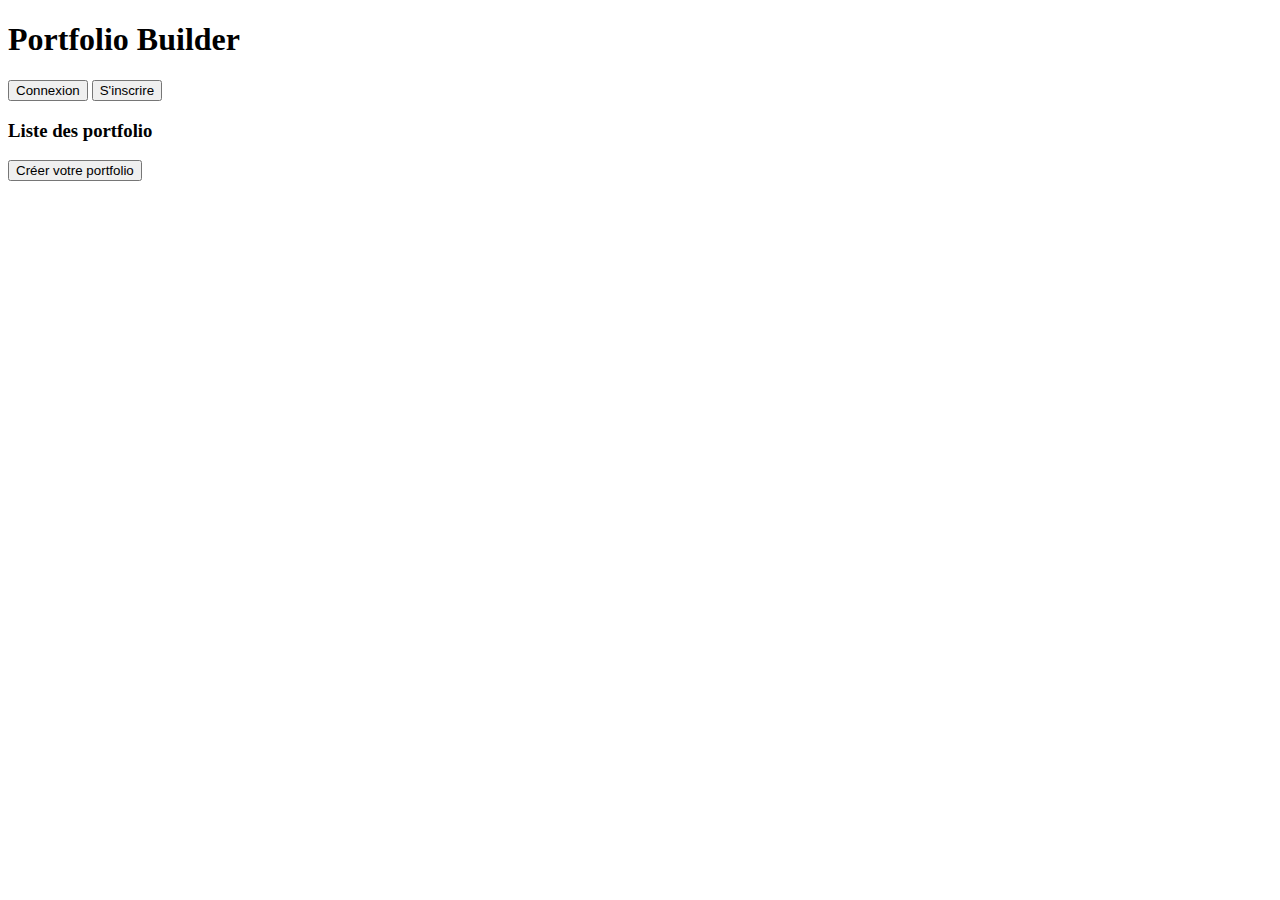
<file: Index.html>
<!DOCTYPE html>
<html lang="en">

<head>
	<meta charset="UTF-8">
	<meta http-equiv="X-UA-Compatible" content="IE=edge">
	<meta name="viewport" content="width=device-width, initial-scale=1.0">
	<script src="js/main.js"></script>
	<title>Portfolio Builder</title>
</head>

<body>
	<header>
		<h1>Portfolio Builder</h1>
		<div id="btn-login">
			<button id="login" type="button">Connexion</button>
			<button class="button" id="register" type="button">S'inscrire</button>
		</div>
	</header>

	<h3>Liste des portfolio</h3>
	<div>
		
	</div>



	<button id="create-portfolio" type="button" class="button">Créer votre portfolio</button>

	<footer>


	</footer>
</body>

</html>
</file>
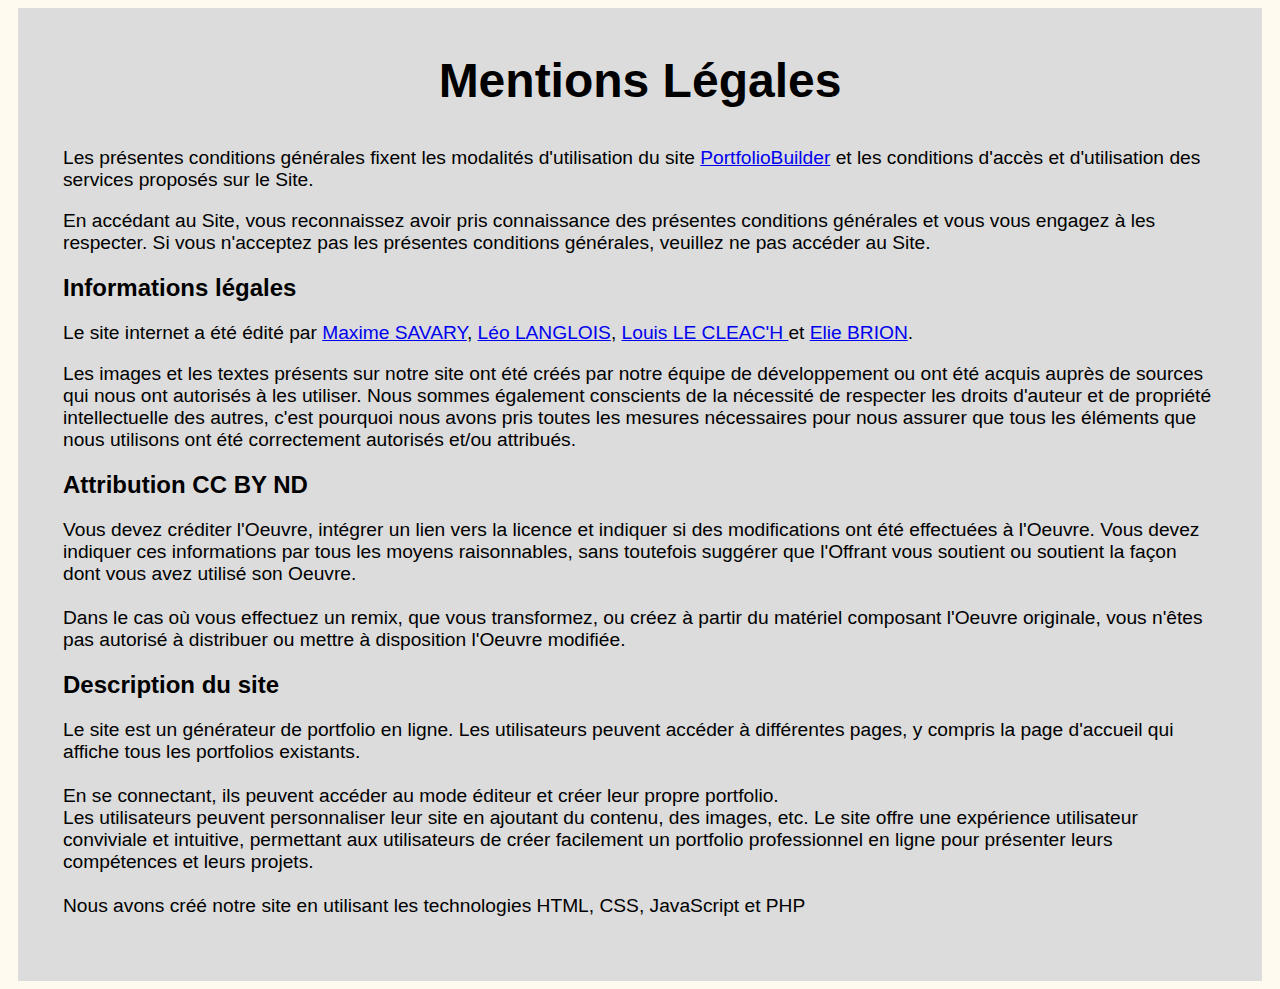
<file: rights.html>
<!DOCTYPE html>
<html lang="en">
    <head>
        <meta charset="UTF-8">
        <meta http-equiv="X-UA-Compatible" content="IE=edge">
        <meta name="viewport" content="width=device-width, initial-scale=1.0">
        <link rel="stylesheet" href="css/rights.css">
        <title>Portfolio Builder | Mentions Légales</title>
    </head>

    <body>

        <section>
            <div>
                <h1>Mentions Légales</h1>
            </div>

            <div>
                <p>
                    Les présentes conditions générales fixent les modalités d'utilisation du site 
                    <a href="index.html">
                        PortfolioBuilder</a> et les conditions d'accès et 
                        d'utilisation des services proposés sur le Site.
                </p>

                <p>
                    En accédant au Site, vous reconnaissez avoir pris connaissance des présentes 
                    conditions générales et vous vous engagez à les respecter. 
                    Si vous n'acceptez pas les présentes conditions générales, 
                    veuillez ne pas accéder au Site.
                </p>

                <h2>Informations légales</h2>

                <p>
                    Le site internet a été édité par 
                    <a href="https://www.linkedin.com/in/maxime-savary-ds/">Maxime SAVARY</a>, 
                    <a href="https://www.linkedin.com/in/leo-langlois/">Léo LANGLOIS</a>, 
                    <a href="https://www.linkedin.com/in/louis-le-cleach/">Louis LE CLEAC'H </a> et 
                    <a href="https://www.linkedin.com/in/elie-brion/">Elie BRION</a>.
                </p>

                <p>
                    Les images et les textes présents sur notre site ont été créés par notre équipe de développement ou ont été acquis auprès de sources qui nous ont autorisés à les utiliser. Nous sommes également conscients de la nécessité de respecter les droits d'auteur et de propriété intellectuelle des autres, c'est pourquoi nous avons pris toutes les mesures nécessaires pour nous assurer que tous les éléments que nous utilisons ont été correctement autorisés et/ou attribués.
                </p>
                
                <h2>Attribution CC BY ND</h2>

                <p>
                    Vous devez créditer l'Oeuvre, intégrer un lien vers 
                    la licence et indiquer si des modifications ont été 
                    effectuées à l'Oeuvre. Vous devez indiquer ces informations 
                    par tous les moyens raisonnables, sans toutefois suggérer 
                    que l'Offrant vous soutient ou soutient la façon dont vous 
                    avez utilisé son Oeuvre. 

                    <br><br>

                    Dans le cas où vous effectuez un remix, que vous transformez, 
                    ou créez à partir du matériel composant l'Oeuvre originale, 
                    vous n'êtes pas autorisé à distribuer ou mettre à disposition 
                    l'Oeuvre modifiée. 
                </p>


                <h2>Description du site</h2>

                <p>
                    Le site est un générateur de portfolio 
                    en ligne. Les utilisateurs peuvent accéder à différentes pages, 
                    y compris la page d'accueil qui affiche tous les portfolios 
                    existants. 
                    <br> <br>
                    En se connectant, ils peuvent accéder au mode éditeur 
                    et créer leur propre portfolio.
                    <br>
                     Les utilisateurs 
                    peuvent personnaliser leur site en ajoutant du contenu, des images,
                    etc. Le site offre une expérience utilisateur conviviale et 
                    intuitive, permettant aux utilisateurs de créer facilement un 
                    portfolio professionnel en ligne pour présenter leurs compétences 
                    et leurs projets.
                    <br> <br>
                    Nous avons créé notre site en utilisant les technologies 
                    HTML, CSS, JavaScript et PHP
                </p>

            </div>




        </section>

    </body>
</html>
</file>
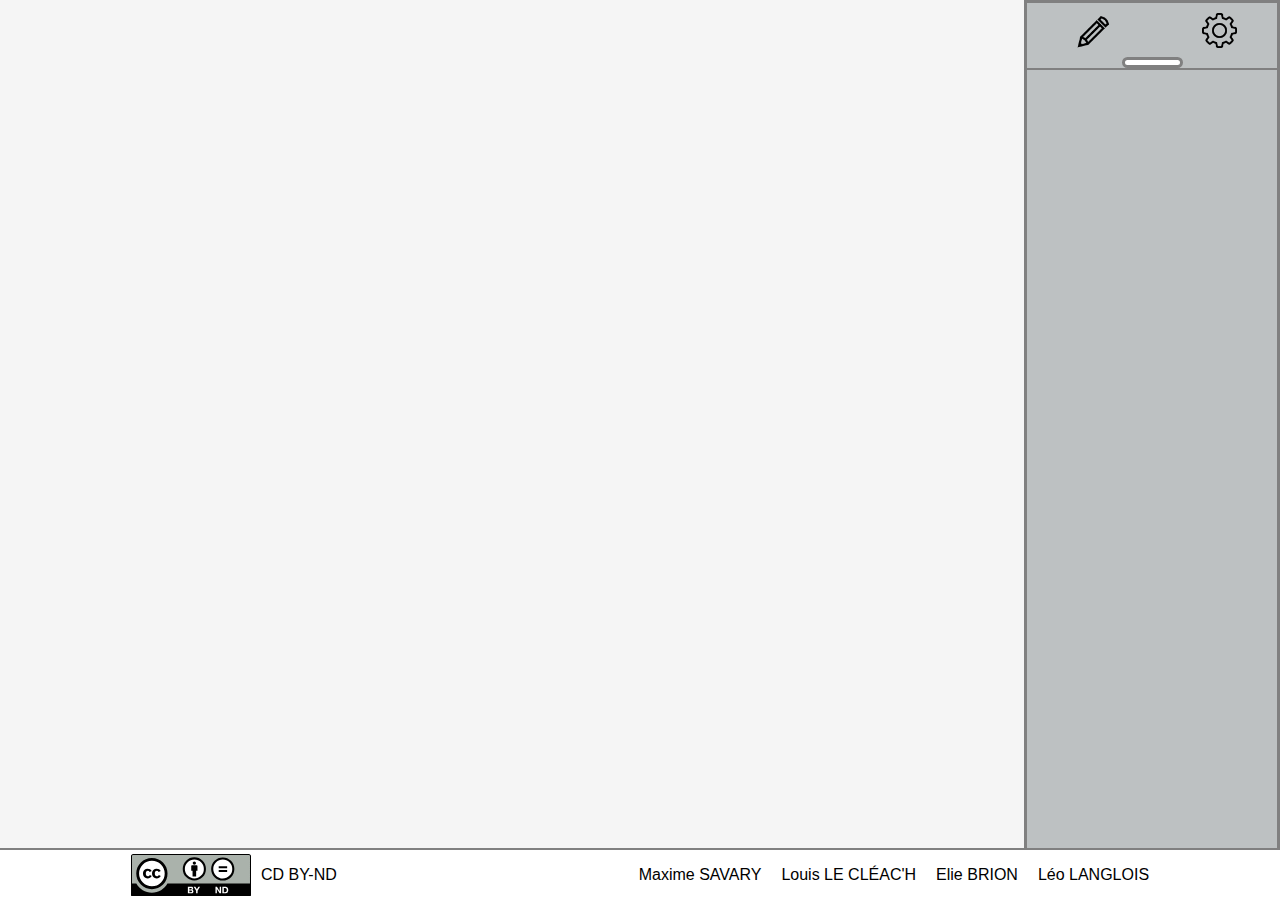
<file: session/editor.html>
<!DOCTYPE html>
<html>
    <head>

        <meta charset="UTF-8">
        <meta http-equiv="X-UA-Compatible" content="IE=edge">
        <meta name="viewport" content="width=device-width, initial-scale=1.0">
        <link rel="stylesheet" href="../css/styleEditor.css">
        <link rel="shortcut icon" href="../picture/favicon.ico" type="image/x-icon">

    </head>

    <body id="tool-page">

        <div id="popup-container">
            <div id="popup">
                <form>
                    <h1>Informations</h1>
                    <label for="title-field">Titre</label>
                    <input required type="text" name="title-field" id="title-field">
                    <br>
                    <label for="name-field">Prénom</label>
                    <input required type="text" name="name-field" id="name-field">
                    <br>
                    <label for="surname-field">Nom de famille</label>
                    <input required type="text" name="surname-field" id="surname-field">
                    <input type="submit" value="Confirmer" id="submit">
                </form>
            </div>
        </div>
        <main class="separator">
            <input type="checkbox" id="cb-reduce">
            <section class="contenu">
                <div id="portfolio-preview-container">
                    <iframe id="portfolio-preview"></iframe>
                </div>
                <div id="trapeze">
                    <label id="btn-reduce" for="cb-reduce">
                        <div id="c-top"></div>
                        <div id="c-bottom"></div>
                    </label>
                </div>

            </section>

            <section class="tools">
                <div class="top">
                    <img id="img-tools" src="../picture/tools.png">
                    <img id="img-settings" src="../picture/settings.png">
                    <div id="cursor"></div>
                </div>
                <script src="../js/editor.js" type="module"></script>
                <script src="../js/settings.js" type="module"></script>
                <script src="../js/main.js" type="module"></script>

                <div class="space-between">
                    <div id="btnselect">
                    </div>
                    <div id="bottom">
                    </div>
                </div>
            </section>
        </main>


        <footer>
            <p>
                <img id="img-footer" src="../picture/Cc_by-nd_icon.svg"/>
                CD BY-ND
            </p>
            <ul>
                <li>Maxime SAVARY</li>
                <li>Louis LE CLÉAC'H</li>
                <li>Elie BRION</li>
                <li>Léo LANGLOIS</li>
            </ul>
        </footer>

    </body>
    
</html>
</file>
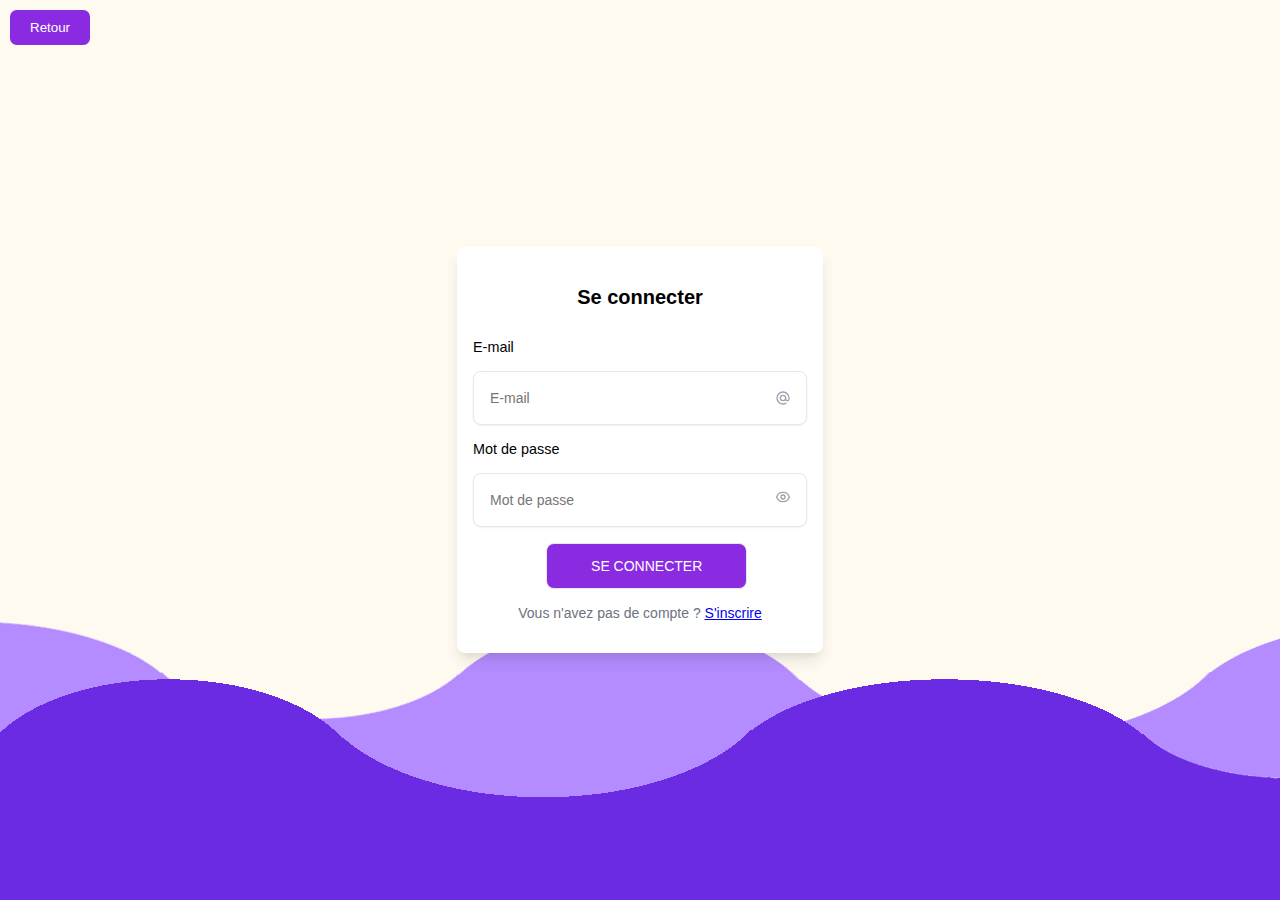
<file: session/loginForm.html>
<!DOCTYPE html>
<html lang="fr">

<head>
	<meta charset="UTF-8">
	<meta http-equiv="X-UA-Compatible" content="IE=edge">
	<meta name="viewport" content="width=device-width, initial-scale=1.0">
	<title>Portfolio Builder | Connexion</title>
	<link rel="stylesheet" href="../css/oui.css">
	<link rel="shortcut icon" href="../picture/favicon.ico" type="image/x-icon">
</head>

<body>
	<a href="../index.html">
		<button id="back">Retour</button>
	</a>

	<div class="wave2">
		<div class="wave1">
		</div>
	</div>

	<div id="center">

		<form class="form" id="form"><p class="form-title">Se connecter</p>
			<label for="email">E-mail</label>
			<div class="input-container">
				<input required placeholder="E-mail" type="email" id="mail">
				<span>
					<svg stroke="currentColor" viewBox="0 0 24 24" fill="none" xmlns="http://www.w3.org/2000/svg">
						<path
							d="M16 12a4 4 0 10-8 0 4 4 0 008 0zm0 0v1.5a2.5 2.5 0 005 0V12a9 9 0 10-9 9m4.5-1.206a8.959 8.959 0 01-4.5 1.207"
							stroke-width="2" stroke-linejoin="round" stroke-linecap="round"></path>
					</svg>
				</span>
			</div>

			<label for="mdp">Mot de passe</label>
			<div class="input-container">
				<input required placeholder="Mot de passe" type="password" id="pass">

				<span>
					<input type="checkbox" id="btn-vision" />
					<label for="btn-vision">
						<svg stroke="currentColor" viewBox="0 0 24 24" fill="none"
							xmlns="http://www.w3.org/2000/svg">
							<path d="M15 12a3 3 0 11-6 0 3 3 0 016 0z" stroke-width="2" stroke-linejoin="round"
								stroke-linecap="round"></path>
							<path
								d="M2.458 12C3.732 7.943 7.523 5 12 5c4.478 0 8.268 2.943 9.542 7-1.274 4.057-5.064 7-9.542 7-4.477 0-8.268-2.943-9.542-7z"
								stroke-width="2" stroke-linejoin="round" stroke-linecap="round"></path>
						</svg>
					</label>
				</span>
			</div>


			<button class="submit" type="submit">
				Se connecter
			</button>

			<p class="signup-link">
				Vous n'avez pas de compte ?
				<a href="registerForm.html">S'inscrire</a>
			</p>
		</form>

		<script type="module" src="../js/login.js"></script>
	</div>


</body>

</html>
</file>
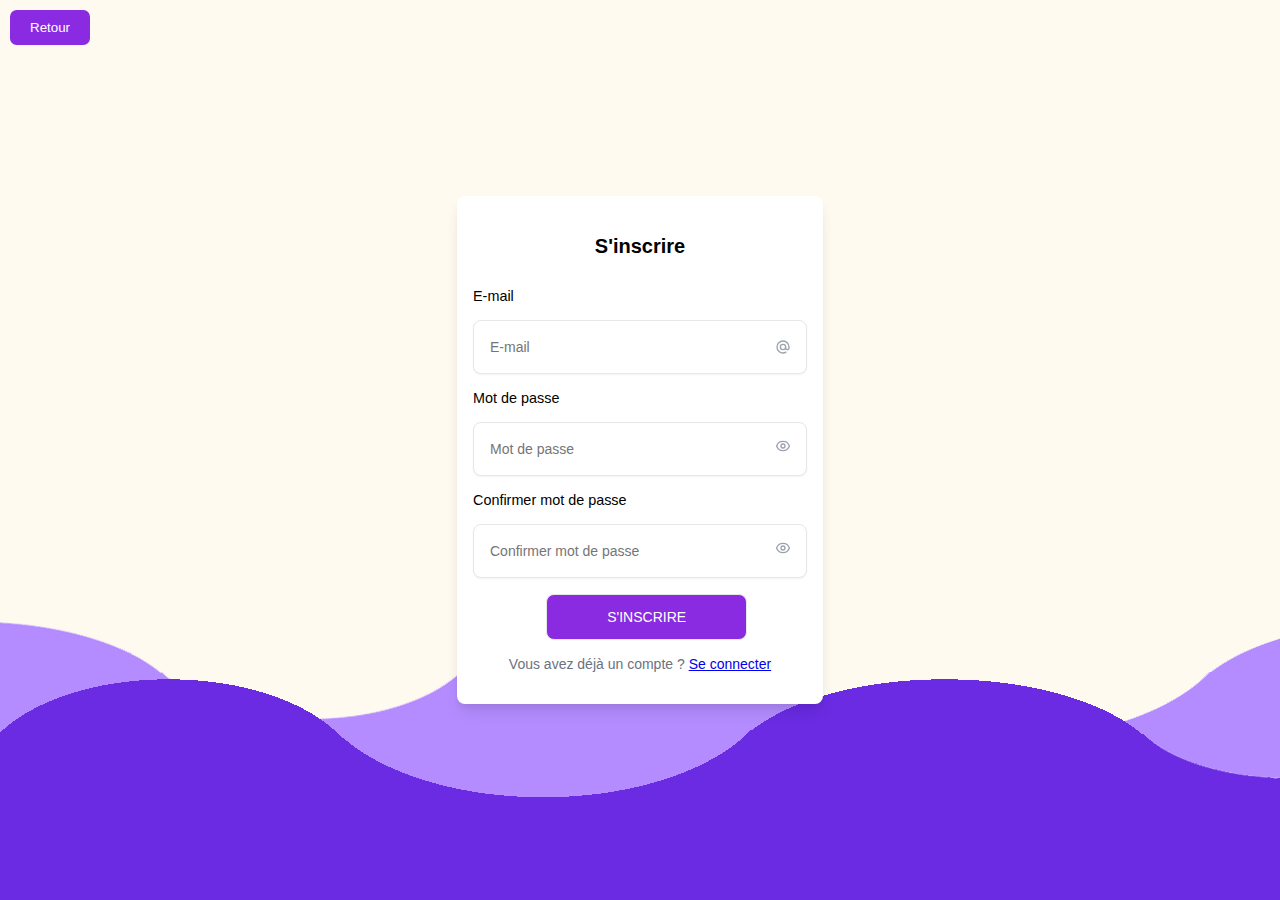
<file: session/registerForm.html>
<!DOCTYPE html>
<html lang="fr">

<head>
	<meta charset="UTF-8">
	<meta http-equiv="X-UA-Compatible" content="IE=edge">
	<meta name="viewport" content="width=device-width, initial-scale=1.0">
	<link rel="shortcut icon" href="../picture/favicon.ico" type="image/x-icon">
	<title>Portfolio Builder | S'inscrire</title>
	<link rel="stylesheet" href="../css/oui.css">
</head>

<body>
	<a href="../index.html">
		<button id="back">Retour</button>
	</a>

	<div class="wave2">
		<div class="wave1">
		</div>
	</div>

	<div id="center">

		<form class="form" id="form"><p class="form-title">S'inscrire</p>

			<label for="email">E-mail</label>
			<div class="input-container">
				<input required placeholder="E-mail" type="email" id="mail">
				<span>
					<svg stroke="currentColor" viewBox="0 0 24 24" fill="none" xmlns="http://www.w3.org/2000/svg">
						<path
							d="M16 12a4 4 0 10-8 0 4 4 0 008 0zm0 0v1.5a2.5 2.5 0 005 0V12a9 9 0 10-9 9m4.5-1.206a8.959 8.959 0 01-4.5 1.207"
							stroke-width="2" stroke-linejoin="round" stroke-linecap="round"></path>
					</svg>
				</span>
			</div>

			<label for="mdp">Mot de passe</label>
			<div class="input-container">
				<input required placeholder="Mot de passe" type="password" id="pass">

				<span>
					<input type="checkbox" id="btn-vision" />
					<label for="btn-vision">
						<svg stroke="currentColor" viewBox="0 0 24 24" fill="none" xmlns="http://www.w3.org/2000/svg">
							<path d="M15 12a3 3 0 11-6 0 3 3 0 016 0z" stroke-width="2" stroke-linejoin="round"
								stroke-linecap="round"></path>
							<path
								d="M2.458 12C3.732 7.943 7.523 5 12 5c4.478 0 8.268 2.943 9.542 7-1.274 4.057-5.064 7-9.542 7-4.477 0-8.268-2.943-9.542-7z"
								stroke-width="2" stroke-linejoin="round" stroke-linecap="round"></path>
						</svg>
					</label>
				</span>
			</div>

			<label for="confirmer">Confirmer mot de passe</label>
			<div class="input-container">
				<input required placeholder="Confirmer mot de passe" type="password" id="verifPass">

				<span>
					<input type="checkbox" id="btn-vision2" />
					<label for="btn-vision2">
						<svg stroke="currentColor" viewBox="0 0 24 24" fill="none" xmlns="http://www.w3.org/2000/svg">
							<path d="M15 12a3 3 0 11-6 0 3 3 0 016 0z" stroke-width="2" stroke-linejoin="round"
								stroke-linecap="round"></path>
							<path
								d="M2.458 12C3.732 7.943 7.523 5 12 5c4.478 0 8.268 2.943 9.542 7-1.274 4.057-5.064 7-9.542 7-4.477 0-8.268-2.943-9.542-7z"
								stroke-width="2" stroke-linejoin="round" stroke-linecap="round"></path>
						</svg>
					</label>
				</span>
			</div>

			<button class="submit" type="submit">
				S'inscrire
			</button>

			<p class="signup-link">
				Vous avez déjà un compte ?
				<a href="loginForm.html">Se connecter</a>
			</p>
		</form>

		<script type="module" src="../js/register.js"></script>
	</div>

</body>


</html>
</file>
<file: css/rights.css>
*{
	font-family:Arial, Helvetica, sans-serif;
}

html body{
    background-color: floralwhite;
    min-height: 100%;
}

h1{
    font-size: 3em;
    margin: 0;
    padding-bottom: 20px;
}

p{
    font-size: larger;
}

section{
    display: flex;
    flex-direction: column;
    justify-content: space-around;
    align-items: center;
    padding: 5vh;
    margin: 0 10px;
    border: solid black 0px;
    background-color: gainsboro;
    height: 100%;
    min-height: 100%;
}
</file>
<file: css/styleEditor.css>
html {
	height: 100%;
}

/*----------*/
/*---BODY---*/
/*----------*/
body {
	margin: 0;
	min-height: 100vh;
	font-family: Arial, Helvetica, sans-serif;
	background-color: whitesmoke;
	display: flex;
	flex-direction: column;
	justify-content: space-between;
}

/*----------*/
/*--FOOTER--*/
/*----------*/
footer {
	display: flex;
	align-items: center;
	justify-content: space-around;
	background-color: white;
	border-top: solid gray 2px;
	width: 100%;
}

footer p {

	margin: 0;
	display: flex;
	align-items: center;
	gap: 10px
}

footer ul {
	list-style: none;
	display: flex;
	gap: 20px;
}

/*--------------*/
/*----EDITOR----*/
/*--------------*/

.separator {
	flex: 1;
	min-width: 100%;
	display: flex;
}

.contenu {
	width: 100%;
	position: relative;
}

.tools {
	border: solid gray 3px;
	border-bottom: none;
	background-color: rgb(189, 193, 194);
	min-width: 250px;
	padding-bottom: 20px;
	display: flex;
	flex-direction: column;
	justify-content: space-between;
	transition: all 1s;
}

.tools * {
	transition: all 1s;
}

.top {
	position: relative;
	border-bottom: solid gray 2px;
	padding-bottom: 10px;
	display: flex;
	justify-content: space-around;
	align-items: center;
}

#cursor {
	background-color: white;
	position: absolute;
	bottom: 0;
	border: solid gray 3px;
	border-radius: .5em;
	width: 55px;
	height: 5px;

}

#btnselect div {
	text-align: center;
}

#btnselect div input{
	max-width: 200px;
}

#btnselect {
	display: grid;
	grid-template-columns: 1fr;
	gap: 20px;
	padding: 10% 10%;

}

.space-between{
	height: 100%;
	display: flex;
	flex-direction: column;
	justify-content: space-between;
}

.spaced{
	display: flex;
	justify-content: space-between;
	align-items: center;
}

#bottom {
	display: flex;
	justify-content: space-around;
	align-items: center;
	position: relative;
}

#portfolio-preview-container {
	overflow: scroll;
	height: 100%;
}

#img-settings {
	width: 35px;
}

#img-tools {
	width: 55px;
}

.lblImage {
	padding-bottom: 10px;
}


#portfolio-preview {
	width: 100%;
	height: 100%;
	border: none;
}

/*--LIST-- */

.div-list ul{
	display: none;
	list-style: none;
	margin: 0;
	padding: 0;
	max-height: 140px;
	overflow-y: auto ;
	
}

.div-list ul *{
	transition: all .3s;
}

.div-list:hover ul{
	display: block;
}

.div-list:hover > button{
	border-radius: .5em .5em 0 0;
}

.div-list button{
	width: 100%;
}

.div-list ul li button{
	background-color: white;
	border: solid gray 1px;
}

.div-list ul li:last-child button{
	border-radius: 0 0 .5em .5em;
}

.div-list ul li button:hover{
	filter: brightness(75%);
}

/*--MODIFICATION--*/
#style-general, 
#style-element{
	display: flex;
	flex-direction: column;
}

#style-general h3, 
#style-element h3{
	border-bottom: solid gray 2px;
}

#style-general p, 
#style-element p{
	margin: 0;
	text-align: left;
	width: fit-content;
}

#style-general input[type=color], 
#style-element input[type=color]{
	background-color: transparent;
	border: none;
	height: 35px;
	width: 35px;
	cursor: pointer;
}

#style-general input[type=color]::-webkit-color-swatch, 
#style-element input[type=color]::-webkit-color-swatch {
	border-radius: 50%;
}
#cb-color-background{
	width: 29px;
	height: 29px;
}

#cb-color-background + input[type=color]{
	display: none;
}

#cb-color-background:checked + input[type=color]{
	display: block;
}


#cb-bold,
#cb-italic{
	display: none;
}

#lbl-bold,
#lbl-italic{
	background-color: white;
	border: double gray 3px;
	border-radius: .5em;
	height: 30px;
	width: 30px;
	display: flex;
	justify-content: center;
	align-items: center;
}

#lbl-bold{
	font-weight: bold;
}

#lbl-italic{
	font-family: serif;
	font-style: italic;
}

#lbl-bold:hover,
#lbl-italic:hover{
	cursor: pointer;
	filter: brightness(85%);
}

#cb-bold:checked + label#lbl-bold,
#cb-italic:checked + label#lbl-italic{
	border: solid 3px gray;
}


.m-top{
	margin-top: 20px;
}


/*----------*/
/*--POPUPS--*/
/*----------*/

#popup-container {
	position: absolute;
	display: none;
	width: 100vw;
	height: 100vh;
	background-color: rgba(74, 73, 75, 0.72);
	z-index: 50;
}

#popup {
	position: absolute;
	top: 50%;
	left: 50%;
	transform: translate(-50%, -50%);
	-webkit-transform: translate(-50%, -50%);
	background-color: #fff;
	max-width: 350px;
	border-radius: 0.5em;
	padding: 1rem;

	box-shadow: 0 10px 15px -3px rgba(0, 0, 0, 0.1), 0 4px 6px -2px rgba(0, 0, 0, 0.05);
}

#popup form h1 {
	font-size: 1.25rem;
	line-height: 1.75rem;
	font-weight: 600;
	text-align: center;
	color: #000;
}

#popup form input:not(#submit) {
	outline: none;
	border: 1px solid #e5e7eb;
	margin: 8px 0;
	background-color: #fff;
	padding: 1rem;
	font-size: 0.875rem;
	line-height: 1.25rem;
	width: 315px;
	border-radius: 0.5rem;
	box-shadow: 0 1px 2px 0 rgba(0, 0, 0, 0.05);
}

#submit {
	position: relative;
	display: block;
	padding: 0.75rem 1.25rem;
	background-color: blueviolet;
	color: #ffffff;
	font-size: 0.875rem;
	line-height: 1.25rem;
	font-weight: 500;
	border-radius: 0.5rem;
	text-transform: uppercase;
	margin: auto;
}

/*----------*/
/*--BUTTON--*/
/*----------*/
button {
	font-family: inherit;
	font-weight: bold;
	padding: 0.8em;
	transition: .2s;
}

button:hover {
	cursor: pointer;
}

img:hover {
	cursor: pointer;
}

.button {
	background-color: blueviolet;
	color: white;
	border: solid blueviolet 1px;
	border-radius: 0.6em;
	padding: 10px 20px;
}

.buttonNew{
	width: 2px;
    display: flex;
    background-color: blueviolet;
    color: white;
    border: solid blueviolet 1px;
    border-radius: 0.6em;
    padding: 10px 20px;
    justify-content: center;
	width: min-content;

}

.buttonNew:hover{
	background-color: rgb(98, 27, 165);
}

.divNewButton{
	display: flex;
	justify-content: center;
	align-items: center;
}


.button:hover {
	background-color: rgb(98, 27, 165);
}

/*----------*/
/*-BTNTOOLS-*/
/*----------*/

#cb-reduce{
	display: none;
}

#trapeze {
	position: absolute;
	right: 0;
	top: 40%;
	width: 50px;
	height: 50px;
	border: 3px solid gray;
	border-color: transparent gray transparent transparent;
	border-width: 20px;
	display: none;
	align-items: center;
}

#btn-reduce{
	position: absolute;
	right: -22px;
	display: flex;
	flex-direction: column;
	gap: 7px;
	cursor: pointer;
}

#btn-reduce div{
	background-color: black;
	width: 20px;
	height: 5px;
	transition: .2s;
}

#c-top{
	rotate: 45deg;
}
#c-bottom{
	rotate: -45deg;
}

.red{
	background-color: rgb(255, 48, 48);
	border: solid 1px rgb(255, 48, 48);
	border-radius: .5em;
	color: white;
}

.green{
	background-color: rgb(72, 175, 56);
	border: solid 1px rgb(72, 175, 56);
	border-radius: .5em;
	color: white;
}

.red:hover,
.green:hover{
	filter: brightness(75%);
}
/*----------*/
/*MEDIAQUERY*/
/*----------*/
@media (max-width: 600px) {

	footer ul {
		display: grid;
		grid-template-columns: 1fr 1fr;
		gap: 10px
	}

	footer p {
		flex-direction: column;
		gap: 2px;
	}
}

@media (max-width: 800px) {

	#trapeze{
		display: flex;
	}

	#cb-reduce:checked + section div label #c-top{
		rotate: -45deg;
	}

	#cb-reduce:checked + section div label #c-bottom{
		rotate: 45deg;
	}

	#cb-reduce:checked + section + section.tools{
		min-width: 0px;
		width: 0px;
	}

	#cb-reduce:checked + section + section.tools *{
		display: none;
	}


}
</file>
<file: css/oui.css>
* {
    font-family: Arial, Helvetica, sans-serif;
}


html,
body {
    margin: 0;
    padding: 0;
    height: 100%;
}

body {
    background-color: floralwhite;
    position: relative;
}

label {
    font-size: 0.9rem;
    line-height: 2rem;
}

#center {
    width: auto;
    height: auto;
    position: absolute;
    left: 50%;
    top: 50%;
    transform: translate(-50%, -50%);
    -webkit-transform: translate(-50%, -50%);
}

#back{
    background-color: blueviolet;
    border: none;
    color: #ffffff;
    border-radius: .5em;
    position: absolute;
    top: 10px;
    left: 10px;
    padding:10px 20px ;
    z-index: 10;
}

#back:hover{
    background: rgb(98, 27, 165);
    transition: .3s;
}



.form {
    background-color: #fff;
    display: block;
    padding: 1rem;
    max-width: 350px;
    border-radius: 0.5rem;
    box-shadow: 0 10px 15px -3px rgba(0, 0, 0, 0.1), 0 4px 6px -2px rgba(0, 0, 0, 0.05);
}

.form-title {
    font-size: 1.25rem;
    line-height: 1.75rem;
    font-weight: 600;
    text-align: center;
    color: #000;
}

.input-container {
    position: relative;
}

.input-container input,
.form button {
    outline: none;
    border: 1px solid #e5e7eb;
    margin: 8px 0;
}

.input-container input {
    background-color: #fff;
    padding: 1rem;
    font-size: 0.875rem;
    line-height: 1.25rem;
    width: 300px;
    border-radius: 0.5rem;
    box-shadow: 0 1px 2px 0 rgba(0, 0, 0, 0.05);
}

.input-container span {
    display: grid;
    position: absolute;
    top: 0;
    bottom: 0;
    right: 0;
    padding-left: 1rem;
    padding-right: 1rem;
    place-content: center;
}

.input-container span svg {
    color: #9CA3AF;
    width: 1rem;
    height: 1rem;
}

.submit {
    display: block;
    padding-top: 0.75rem;
    padding-bottom: 0.75rem;
    padding-left: 1.25rem;
    padding-right: 1.25rem;
    background-color: blueviolet;
    color: #ffffff;
    font-size: 0.875rem;
    line-height: 1.25rem;
    font-weight: 500;
    width: 60%;
    border-radius: 0.5rem;
    text-transform: uppercase;
    position: relative;
    left: 22%;
}

.submit:hover {
    cursor: pointer;
    background-color: rgb(98, 27, 165);
    transition: .3s;
}

.signup-link {
    color: #6B7280;
    font-size: 0.875rem;
    line-height: 1.25rem;
    text-align: center;
}

.signup-link a {
    text-decoration: underline;
}

.warn {
    background-color: rgba(234, 89, 89, 0.45);
    padding: 1rem;
    border-radius: 0.5rem;
    text-align: center;
}

#btn-vision {
    display: none;
}

#btn-vision2 {
    display: none;
}

body {
    overflow: hidden;
    margin: 0;
    padding: 0;
}

.wave2 {
    position: absolute;
    background: transparent url(../picture/wave2.png) repeat 0 0;
    bottom: 0;
    height: 560px;
    width: 100%;
    -webkit-animation: slide 100s linear infinite;
 
}

.wave1 {
    background: transparent url(../picture/wave1.png) repeat 0 0;
    height: 560px;
    -webkit-animation: slide 40s linear infinite;
}


@-webkit-keyframes slide {
    from {
        background-position: 0 0;
    }

    to {
        background-position: -1440px 0;
    }
}
</file>
